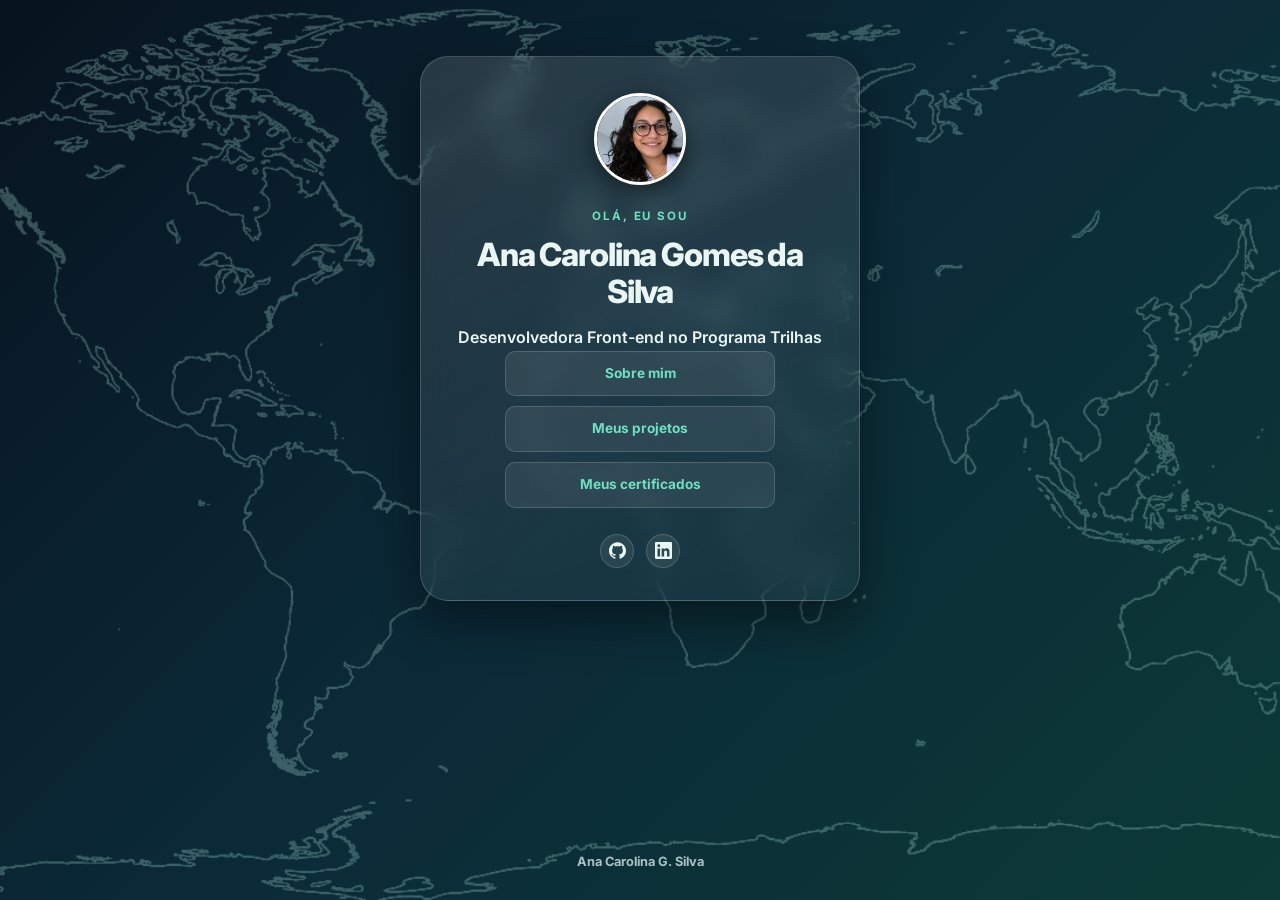
<file: index.html>
<!DOCTYPE html>
<html lang="pt-BR">
<head>
  <meta charset="UTF-8">
  <meta name="viewport" content="width=device-width, initial-scale=1.0">
  <meta name="description" content="Portfólio de Ana Carolina Gomes da Silva, estudante de Geografia e desenvolvedora Front-end no Programa Trilhas.">
  <meta name="theme-color" content="#f7f4ff">
  <title>Ana Carolina Gomes da Silva | Portfólio</title>
  <link rel="preconnect" href="https://fonts.googleapis.com">
  <link rel="preconnect" href="https://fonts.gstatic.com" crossorigin>
  <link href="https://fonts.googleapis.com/css2?family=Inter:wght@400;600;700;800&display=swap" rel="stylesheet">
  <link rel="stylesheet" href="style.css">
</head>
<body>
  <main>
    <section class="hero">
      <img class="hero__foto" src="assets/foto-perfil.jpg" alt="Foto de perfil de Ana Carolina Gomes da Silva">
      <span class="eyebrow">Olá, eu sou</span>
      <h1 class="hero__nome">Ana Carolina Gomes da Silva</h1>
      <p class="hero__cargo">Desenvolvedora Front-end no Programa Trilhas</p>
      
      <nav class="menu" aria-label="Navegação principal">
        <a class="btn" href="sobre.html">Sobre mim</a>
        <a class="btn" href="Meus_projetos.html">Meus projetos</a>
        <a class="btn" href="Meus_certificados.html">Meus certificados</a>
      </nav>

      <div class="social">
  <a href="https://github.com/anacarolinagomes0998-hub" target="_blank" rel="noopener noreferrer" aria-label="GitHub">
    <svg viewBox="0 0 24 24" aria-hidden="true"><path d="M12 .297c-6.63 0-12 5.373-12 12 0 5.303 3.438 9.8 8.205 11.385.6.113.82-.258.82-.577 0-.285-.01-1.04-.015-2.04-3.338.724-4.042-1.61-4.042-1.61C4.422 18.07 3.633 17.7 3.633 17.7c-1.087-.744.084-.729.084-.729 1.205.084 1.838 1.236 1.838 1.236 1.07 1.835 2.809 1.305 3.495.998.108-.776.417-1.305.76-1.605-2.665-.3-5.466-1.332-5.466-5.93 0-1.31.465-2.38 1.235-3.22-.135-.303-.54-1.523.105-3.176 0 0 1.005-.322 3.3 1.23.96-.267 1.98-.399 3-.405 1.02.006 2.04.138 3 .405 2.28-1.552 3.285-1.23 3.285-1.23.645 1.653.24 2.873.12 3.176.765.84 1.23 1.91 1.23 3.22 0 4.61-2.805 5.625-5.475 5.92.42.36.81 1.096.81 2.22 0 1.606-.015 2.896-.015 3.286 0 .315.21.69.825.57C20.565 22.092 24 17.592 24 12.297c0-6.627-5.373-12-12-12"/></svg>
  </a>
  <a href="https://www.linkedin.com/in/ana-carolina-gomes-821483445" target="_blank" rel="noopener noreferrer" aria-label="LinkedIn">
    <svg viewBox="0 0 24 24" aria-hidden="true"><path d="M20.447 20.452h-3.554v-5.569c0-1.328-.027-3.037-1.852-3.037-1.853 0-2.136 1.445-2.136 2.939v5.667H9.351V9h3.414v1.561h.046c.477-.9 1.637-1.85 3.37-1.85 3.601 0 4.267 2.37 4.267 5.455v6.286zM5.337 7.433c-1.144 0-2.063-.926-2.063-2.065 0-1.138.92-2.063 2.063-2.063 1.14 0 2.064.925 2.064 2.063 0 1.139-.925 2.065-2.064 2.065zm1.782 13.019H3.555V9h3.564v11.452zM22.225 0H1.771C.792 0 0 .774 0 1.729v20.542C0 23.227.792 24 1.771 24h20.451C23.2 24 24 23.227 24 22.271V1.729C24 .774 23.2 0 22.222 0h.003z"/></svg>
  </a>
</div>
    </section>
  </main>

  <footer class="rodape"><strong>Ana Carolina G. Silva</strong></footer>
</body>
</html>
</file>
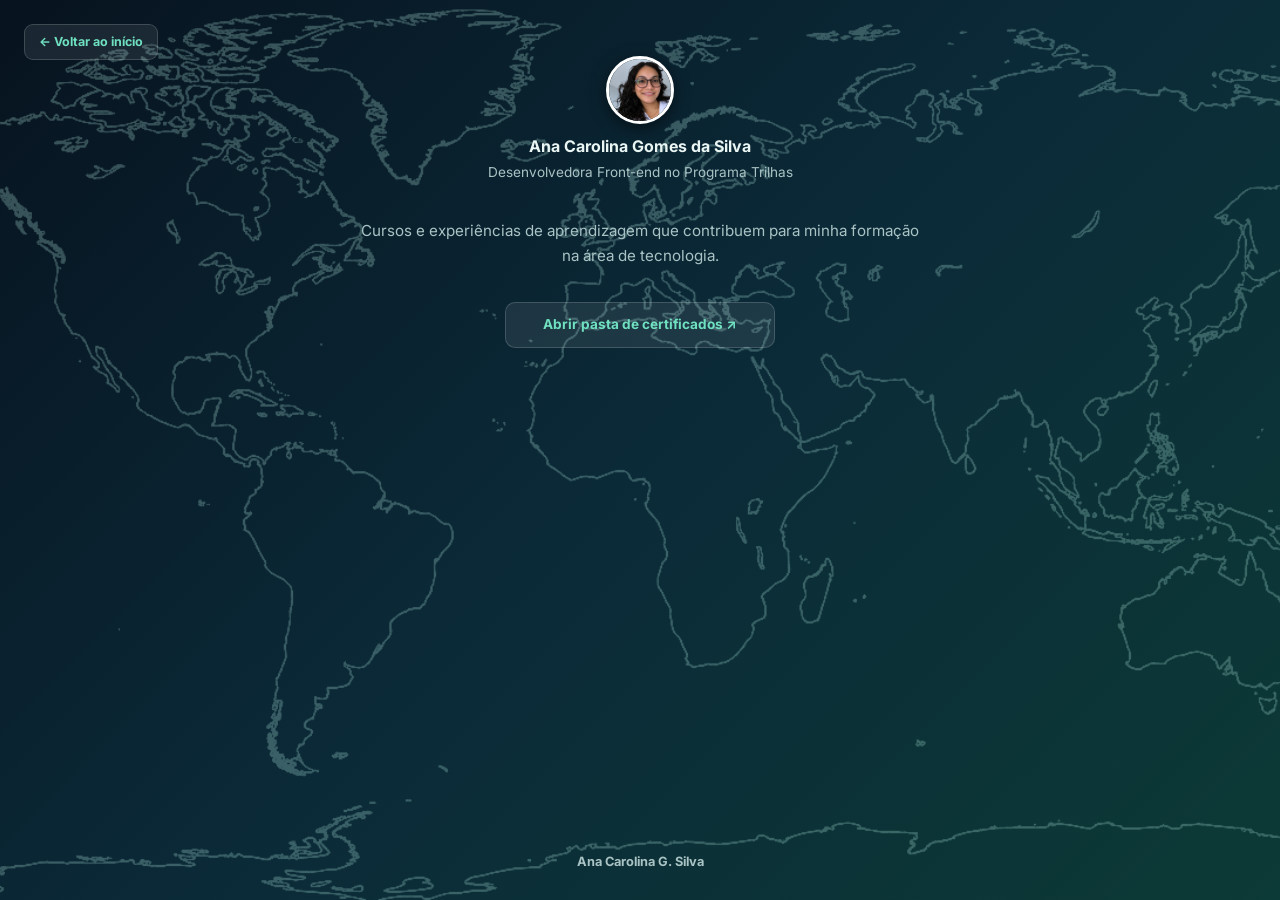
<file: Meus_certificados.html>
<!DOCTYPE html>
<html lang="pt-BR">
<head>
  <meta charset="UTF-8">
  <meta name="viewport" content="width=device-width, initial-scale=1.0">
  <meta name="description" content="Certificados e formações de Ana Carolina Gomes da Silva.">
  <meta name="theme-color" content="#f7f4ff">
  <title>Certificados e formações | Ana Carolina Gomes da Silva</title>
  <link rel="preconnect" href="https://fonts.googleapis.com">
  <link rel="preconnect" href="https://fonts.gstatic.com" crossorigin>
  <link href="https://fonts.googleapis.com/css2?family=Inter:wght@400;600;700;800&display=swap" rel="stylesheet">
  <link rel="stylesheet" href="style.css">
</head>
<body>
  <a class="voltar" href="index.html">← Voltar ao início</a>

  <main>
    <header class="mini-perfil">
      <img src="assets/foto-perfil.jpg" alt="Foto de perfil de Ana Carolina Gomes da Silva">
      <strong>Ana Carolina Gomes da Silva</strong>
      <span>Desenvolvedora Front-end no Programa Trilhas</span>
    </header>

    <div class="cabecalho">
      <span class="eyebrow"></span>
      <h1></h1>
      <p>Cursos e experiências de aprendizagem que contribuem para minha formação na área de tecnologia.</p>
    </div>

    
    <a class="btn acao" href="https://drive.google.com/drive/folders/12l0EkJwWFV5RlT3Bfr2dO0FP_pKRQvj0?usp=drive_link" target="_blank" rel="noopener noreferrer">Abrir pasta de certificados ↗</a>
  </main>

  <footer class="rodape"><strong>Ana Carolina G. Silva</strong></footer>
</body>
</html>
</file>
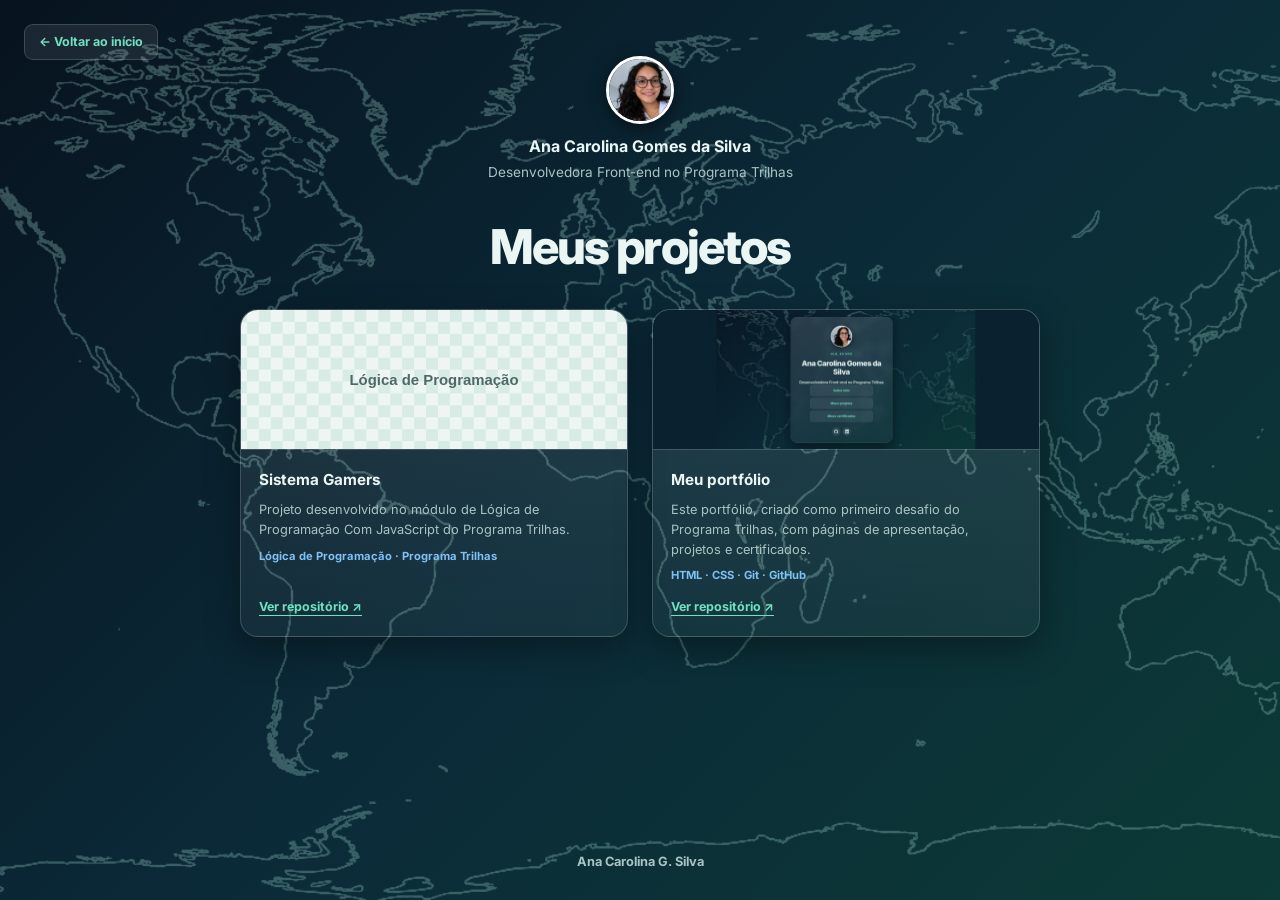
<file: Meus_projetos.html>
<!DOCTYPE html>
<html lang="pt-BR">
<head>
  <meta charset="UTF-8">
  <meta name="viewport" content="width=device-width, initial-scale=1.0">
  <meta name="description" content="Projetos de Ana Carolina Gomes da Silva, desenvolvedora Front-end no Programa Trilhas.">
  <meta name="theme-color" content="#f7f4ff">
  <title>Projetos | Ana Carolina Gomes da Silva</title>
  <link rel="preconnect" href="https://fonts.googleapis.com">
  <link rel="preconnect" href="https://fonts.gstatic.com" crossorigin>
  <link href="https://fonts.googleapis.com/css2?family=Inter:wght@400;600;700;800&display=swap" rel="stylesheet">
  <link rel="stylesheet" href="style.css">
</head>
<body>
  <a class="voltar" href="index.html">← Voltar ao início</a>

  <main>
    <header class="mini-perfil">
      <img src="assets/foto-perfil.jpg" alt="Foto de perfil de Ana Carolina Gomes da Silva">
      <strong>Ana Carolina Gomes da Silva</strong>
      <span>Desenvolvedora Front-end no Programa Trilhas</span>
    </header>

    <div class="cabecalho">
      <h1>Meus projetos</h1>
    </div>

    <section class="cards" aria-label="Lista de projetos">
      <!-- Para adicionar um projeto, copie um bloco <article> inteiro e troque imagem, título, texto, tags e link. -->
      <article class="card">
        <img class="card__imagem" src="assets/projeto-logica.svg" alt="Capa do projeto de Lógica de Programação">
        <div class="card__corpo">
          <h2 class="card__titulo">Sistema Gamers</h2>
          <p class="card__texto">Projeto desenvolvido no módulo de Lógica de Programação Com JavaScript do Programa Trilhas.</p>
          <p class="tags">Lógica de Programação · Programa Trilhas</p>
          <a class="card__link" href="https://anacarolinagomes0998-hub.github.io/Modulo-2" target="_blank" rel="noopener noreferrer">Ver repositório ↗</a>
        </div>
      </article>

      <article class="card">
        <img class="card__imagem" src="assets/projeto-portifolio.jpg" alt="Capa do projeto Meu portfólio">
        <div class="card__corpo">
          <h2 class="card__titulo">Meu portfólio</h2>
          <p class="card__texto">Este portfólio, criado como primeiro desafio do Programa Trilhas, com páginas de apresentação, projetos e certificados.</p>
          <p class="tags">HTML · CSS · Git · GitHub</p>
          <a class="card__link" href="https://anacarolinagomes0998-hub.github.io/portifolio-ana-carolina-main/" target="_blank" rel="noopener noreferrer">Ver repositório ↗</a>
        </div>
      </article>
    </section>
  </main>

  <footer class="rodape"><strong>Ana Carolina G. Silva</strong></footer>
</body>
</html>
</file>
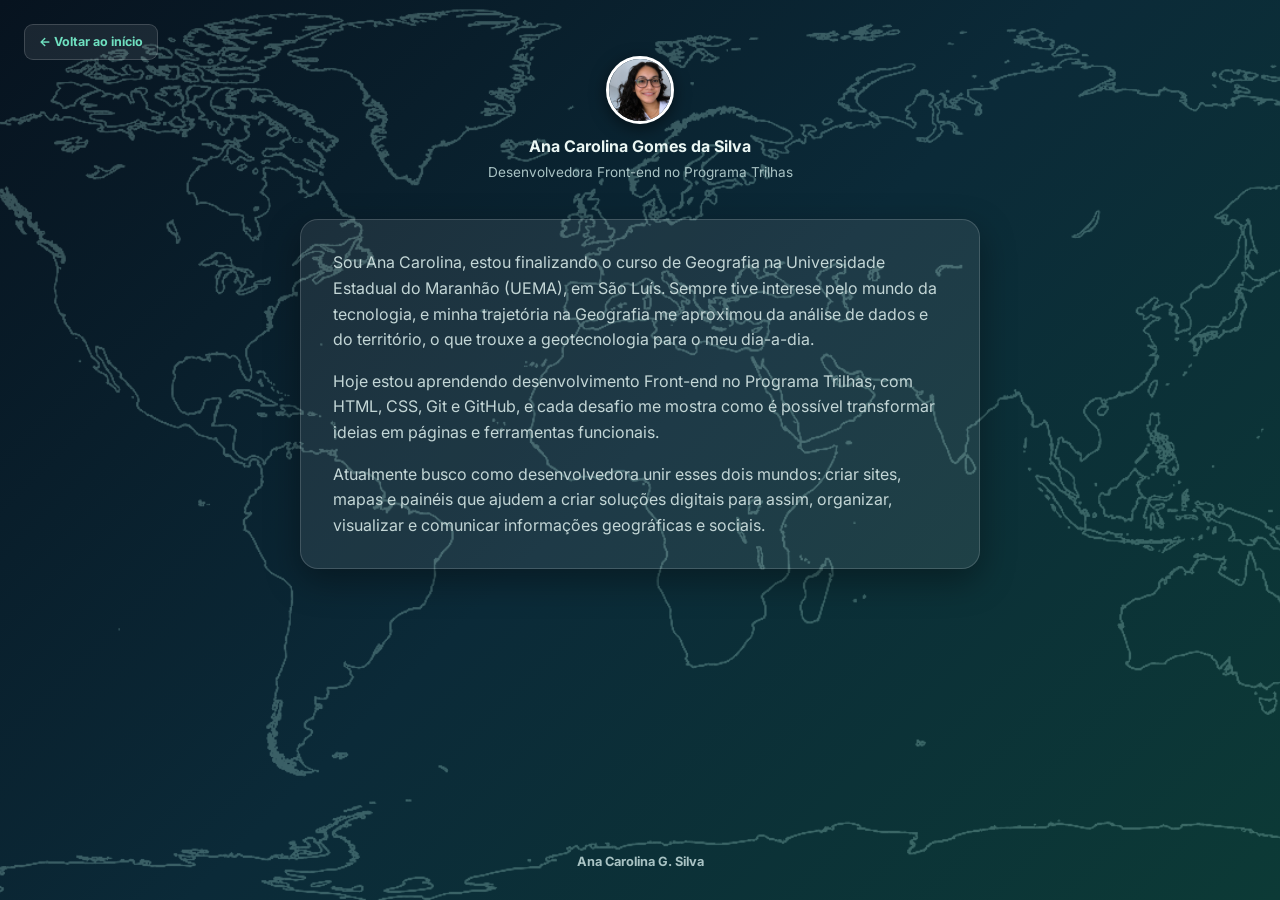
<file: sobre.html>
<!DOCTYPE html>
<html lang="pt-BR">
<head>
  <meta charset="UTF-8">
  <meta name="viewport" content="width=device-width, initial-scale=1.0">
  <meta name="description" content="Sobre Ana Carolina Gomes da Silva, estudante de Geografia e desenvolvedora Front-end no Programa Trilhas.">
  <meta name="theme-color" content="#f7f4ff">
  <title>Sobre mim | Ana Carolina Gomes da Silva</title>
  <link rel="preconnect" href="https://fonts.googleapis.com">
  <link rel="preconnect" href="https://fonts.gstatic.com" crossorigin>
  <link href="https://fonts.googleapis.com/css2?family=Inter:wght@400;600;700;800&display=swap" rel="stylesheet">
  <link rel="stylesheet" href="style.css">
</head>
<body>
  <a class="voltar" href="index.html">← Voltar ao início</a>

  <main>
    <header class="mini-perfil">
      <img src="assets/foto-perfil.jpg" alt="Foto de perfil de Ana Carolina Gomes da Silva">
      <strong>Ana Carolina Gomes da Silva</strong>
      <span>Desenvolvedora Front-end no Programa Trilhas</span>
    </header>

    <section class="sobre">
      <p>Sou Ana Carolina, estou finalizando o curso de Geografia na Universidade Estadual do Maranhão (UEMA), em São Luís. Sempre tive interese pelo mundo da tecnologia, e minha trajetória na Geografia me aproximou da análise de dados e do território, o que trouxe a geotecnologia para o meu dia-a-dia.</p>
      <p>Hoje estou aprendendo desenvolvimento Front-end no Programa Trilhas, com HTML, CSS, Git e GitHub, e cada desafio me mostra como é possível transformar ideias em páginas e ferramentas funcionais.</p>
      <p>Atualmente busco como desenvolvedora unir esses dois mundos: criar sites, mapas e painéis que ajudem a criar soluções digitais para assim, organizar, visualizar e comunicar informações geográficas e sociais.</p>
    </section>
  </main>

  <footer class="rodape"><strong>Ana Carolina G. Silva</strong></footer>
</body>
</html>
</file>
<file: style.css>
:root {
  --ink: #eaf6f3;
  --muted: #a9c3c4;
  --accent: #6fe0c0;
  --accent-blue: #7fc0f5;
  --accent-soft: rgba(111, 224, 192, 0.14);
  --line: rgba(255, 255, 255, 0.16);
  --glass: rgba(255, 255, 255, 0.08);
  --shadow: 0, 0, 0;
}

* {
  box-sizing: border-box;
  margin: 0;
  padding: 0;
}

html {
  scroll-behavior: smooth;
}

body {
  font-family: "Inter", system-ui, -apple-system, "Segoe UI", Roboto, sans-serif;
  color: var(--ink);
  line-height: 1.6;
  min-height: 100vh;
  display: flex;
  flex-direction: column;
  background-color: #07131f;
  /* Camadas, de cima para baixo:
     1) contorno do mapa-múndi (PNG com fundo transparente)
     2) degradê azul e verde */
  background-image:
    url("assets/mundi.png"),
    linear-gradient(135deg, #07131f 0%, #0b2a38 50%, #0c3a36 100%);
  background-size: cover, cover;
  background-position: center;
  background-repeat: no-repeat;
  background-attachment: fixed;
}

a {
  color: inherit;
}

main {
  flex: 1;
  width: 100%;
  max-width: 1000px;
  margin: 0 auto;
  padding: 56px 24px 32px;
}

/* ---------- Textos de apoio ---------- */
.eyebrow {
  display: block;
  font-size: 0.72rem;
  font-weight: 700;
  letter-spacing: 0.16em;
  text-transform: uppercase;
  color: var(--accent);
}

/* ---------- Página inicial ---------- */
.hero {
  display: flex;
  flex-direction: column;
  align-items: center;
  text-align: center;
  max-width: 440px;
  margin: 0 auto;
  padding: 36px 28px 32px;
  border-radius: 28px;
  border: 1px solid rgba(255, 255, 255, 0.18);
  background: linear-gradient(160deg, rgba(255, 255, 255, 0.13), rgba(255, 255, 255, 0.04));
  box-shadow: 0 20px 50px rgba(var(--shadow), 0.45);
  -webkit-backdrop-filter: blur(14px);
  backdrop-filter: blur(14px);
}

.hero__foto {
  width: 92px;
  height: 92px;
  border-radius: 50%;
  object-fit: cover;
  border: 3px solid #fff;
  box-shadow: 0 6px 22px rgba(var(--shadow), 0.5);
  background: var(--accent-soft);
  margin-bottom: 22px;
}

.hero__nome {
  font-size: clamp(1.4rem, 4.5vw, 2rem);
  font-weight: 800;
  line-height: 1.15;
  letter-spacing: -0.035em;
  max-width: 520px;
  margin: 12px 0 14px;
}

.hero__cargo {
  font-weight: 600;
  font-size: 1rem;
}

.hero__texto {
  color: var(--muted);
  max-width: 400px;
  margin: 8px 0 26px;
}

.menu {
  display: flex;
  flex-direction: column;
  gap: 10px;
  width: 100%;
  max-width: 270px;
}

.btn {
  display: block;
  text-align: center;
  text-decoration: none;
  padding: 11px 18px;
  border-radius: 10px;
  border: 1px solid var(--line);
  background: var(--glass);
  color: var(--accent);
  font-weight: 700;
  font-size: 0.85rem;
  transition: transform 0.18s, box-shadow 0.18s, background 0.18s;
}

.btn:hover,
.btn:focus-visible {
  background: rgba(255, 255, 255, 0.16);
  transform: translateY(-2px);
  box-shadow: 0 8px 20px rgba(var(--shadow), 0.35);
}

.social {
  display: flex;
  gap: 12px;
  margin-top: 26px;
}

.social a {
  width: 34px;
  height: 34px;
  display: grid;
  place-items: center;
  border-radius: 50%;
  border: 1px solid var(--line);
  background: var(--glass);
  color: var(--ink);
  font-size: 0.72rem;
  font-weight: 800;
  text-decoration: none;
  transition: transform 0.18s;
}

.social svg {
  width: 17px;
  height: 17px;
  fill: currentColor;
}

.social a:hover,
.social a:focus-visible {
  transform: translateY(-2px);
  background: rgba(255, 255, 255, 0.16);
}

/* ---------- Páginas internas ---------- */
.voltar {
  position: absolute;
  top: 24px;
  left: 24px;
  padding: 7px 14px;
  border-radius: 9px;
  border: 1px solid var(--line);
  background: var(--glass);
  color: var(--accent);
  font-size: 0.78rem;
  font-weight: 700;
  text-decoration: none;
  transition: background 0.18s;
}

.voltar:hover,
.voltar:focus-visible {
  background: rgba(255, 255, 255, 0.16);
}

.mini-perfil {
  display: flex;
  flex-direction: column;
  align-items: center;
  text-align: center;
  gap: 2px;
  margin-bottom: 36px;
}

.mini-perfil img {
  width: 68px;
  height: 68px;
  border-radius: 50%;
  object-fit: cover;
  border: 3px solid #fff;
  box-shadow: 0 4px 16px rgba(var(--shadow), 0.5);
  background: var(--accent-soft);
  margin-bottom: 8px;
}

.mini-perfil strong {
  font-size: 1rem;
}

.mini-perfil span {
  font-size: 0.85rem;
  color: var(--muted);
}

.cabecalho {
  text-align: center;
  max-width: 560px;
  margin: 0 auto 34px;
}

.cabecalho h1 {
  font-size: clamp(2rem, 6vw, 3rem);
  font-weight: 800;
  letter-spacing: -0.04em;
  line-height: 1.15;
  margin: 8px 0 12px;
}

.cabecalho p {
  color: var(--muted);
  font-size: 0.95rem;
}

/* ---------- Sobre mim ---------- */
.sobre {
  max-width: 680px;
  margin: 0 auto;
  padding: 30px 32px;
  border-radius: 18px;
  border: 1px solid var(--line);
  background: var(--glass);
  box-shadow: 0 12px 34px rgba(var(--shadow), 0.35);
}

.sobre p {
  color: #c3d6d6;
}

.sobre p + p {
  margin-top: 16px;
}

/* ---------- Projetos ---------- */
.cards {
  display: grid;
  grid-template-columns: repeat(auto-fit, minmax(280px, 1fr));
  gap: 24px;
  max-width: 800px;
  margin: 0 auto;
}

.card {
  display: flex;
  flex-direction: column;
  overflow: hidden;
  border-radius: 18px;
  border: 1px solid var(--line);
  background: linear-gradient(180deg, rgba(255, 255, 255, 0.10), rgba(255, 255, 255, 0.04));
  box-shadow: 0 12px 34px rgba(var(--shadow), 0.35);
  transition: transform 0.2s, box-shadow 0.2s;
}

.card:hover {
  transform: translateY(-4px);
  box-shadow: 0 18px 40px rgba(var(--shadow), 0.5);
}

.card__imagem {
  display: block;
  width: 100%;
  height: 140px;
  object-fit: cover;
  border-bottom: 1px solid var(--line);
}

.card__corpo {
  display: flex;
  flex-direction: column;
  gap: 8px;
  padding: 18px 18px 20px;
  flex: 1;
}

.card__titulo {
  font-size: 0.95rem;
  font-weight: 700;
}

.card__texto {
  color: var(--muted);
  font-size: 0.8rem;
  line-height: 1.55;
}

.tags {
  color: var(--accent-blue);
  font-size: 0.7rem;
  font-weight: 700;
}

.card__link {
  align-self: flex-start;
  margin-top: auto;
  padding-top: 6px;
  color: var(--accent);
  font-size: 0.78rem;
  font-weight: 700;
  text-decoration: none;
  border-bottom: 1.5px solid var(--accent);
  line-height: 1.3;
}

.card__link:hover,
.card__link:focus-visible {
  opacity: 0.75;
}

.badge {
  align-self: flex-start;
  margin-top: auto;
  padding: 4px 11px;
  border-radius: 999px;
  background: var(--accent-soft);
  color: var(--accent);
  font-size: 0.68rem;
  font-weight: 700;
}

/* ---------- Certificados ---------- */
.lista {
  list-style: none;
  display: flex;
  flex-direction: column;
  gap: 14px;
  max-width: 580px;
  margin: 0 auto;
}

.item {
  display: flex;
  align-items: center;
  gap: 16px;
  padding: 16px 18px;
  border-radius: 14px;
  border: 1px solid var(--line);
  background: linear-gradient(180deg, rgba(255, 255, 255, 0.10), rgba(255, 255, 255, 0.04));
  box-shadow: 0 8px 24px rgba(var(--shadow), 0.3);
}

.item__icone {
  flex: none;
  width: 36px;
  height: 36px;
  display: grid;
  place-items: center;
  border-radius: 9px;
  background: var(--accent-soft);
  color: var(--accent);
  font-size: 0.95rem;
}

.item h2 {
  font-size: 0.9rem;
  font-weight: 700;
  line-height: 1.35;
}

.item p {
  color: var(--muted);
  font-size: 0.75rem;
}

.acao {
  display: block;
  max-width: 270px;
  margin: 28px auto 0;
}

/* ---------- Rodapé ---------- */
.rodape {
  text-align: center;
  padding: 20px 24px 28px;
  color: var(--muted);
  font-size: 0.8rem;
}

@media (max-width: 560px) {
  main {
    padding: 72px 18px 24px;
  }

  .sobre {
    padding: 22px 20px;
  }
}
</file>
